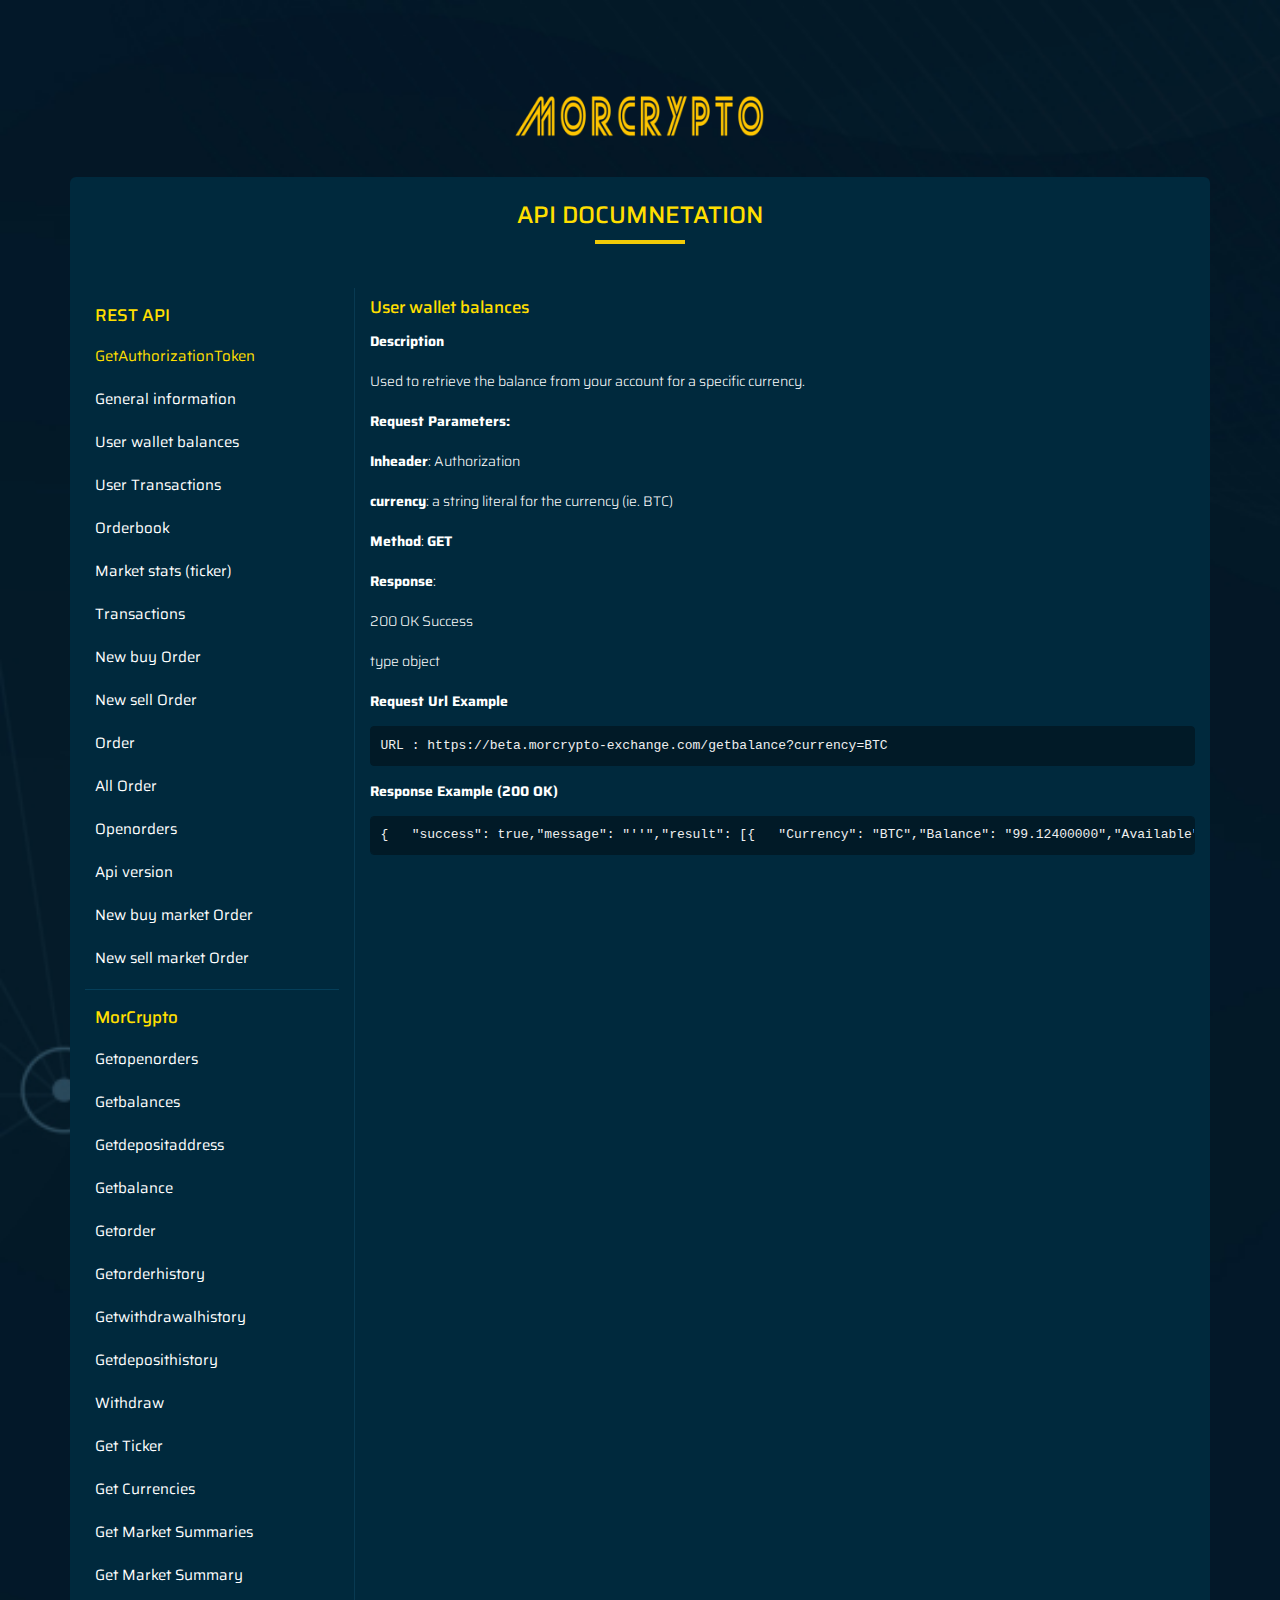
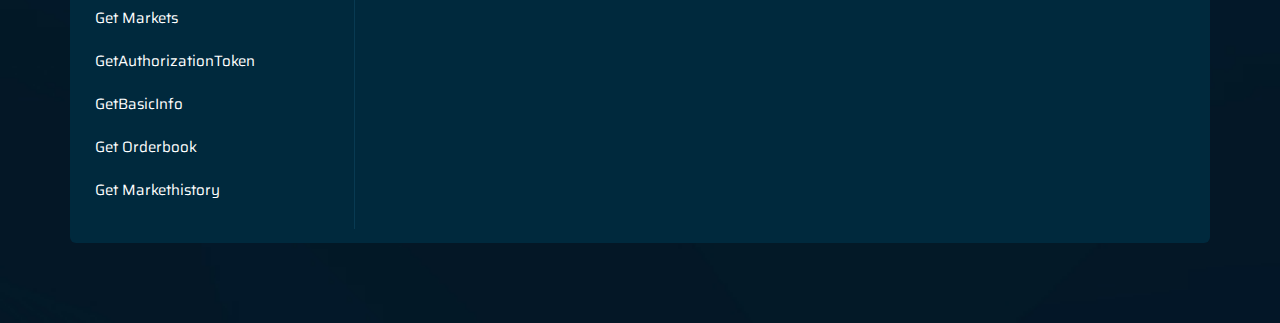
<file: index.html>
<html lang="en">

<head>
	<meta charset="utf-8">
	<meta http-equiv="X-UA-Compatible" content="IE=edge">
	<meta name="viewport" content="width=device-width,initial-scale=1">
	<title>Morcrypto</title>
	<link rel="stylesheet" href="css/bootstrap.css" type="text/css">
	<link href="https://fonts.googleapis.com/css?family=Saira:400,700,900&amp;display=swap" rel="stylesheet">
	<link href="css/style.css" rel="stylesheet">
	<!--[if lt IE 9]><script src="https://oss.maxcdn.com/html5shiv/3.7.3/html5shiv.min.js"></script>
  <script src="https://oss.maxcdn.com/respond/1.4.2/respond.min.js"></script><![endif]-->
</head>
<body>
	<article>
		<section class="grey-bgs login-bg">
			<div class="systembannerbg">
				<div class="container">
					<div class="apibanner">
						<div class="text-center loginbgbannert">
							<div class="logobanner"><img src="images/logo.png"></div>
							<div class="apidocumntbg">
								<h3 class="text-uppercase">API Documnetation</h3>
								<div class="bottom-u-line"></div>
								<div class="apiflexbox">
									<div class="col-md-3 col-sm-4 col-xs-12 apiciontenttext">
										<div class="apilistleftbox">
											<h4 class="borderttitle">REST API</h4>
											<ul class="nav nav-tabs listsetup listtabbg">
												<li class="active"><a data-toggle="tab" href="#tab1" aria-expanded="false">GetAuthorizationToken</a></li>
												<li><a data-toggle="tab" href="#tab2">General information</a></li>
												<li><a data-toggle="tab" href="#tab3" aria-expanded="true">User wallet balances</a></li>
												<li><a data-toggle="tab" href="#tab4">User Transactions</a></li>
												<li><a data-toggle="tab" href="#tab5">Orderbook</a></li>
												<li><a data-toggle="tab" href="#tab6">Market stats (ticker)</a></li>
												<li><a data-toggle="tab" href="#tab7">Transactions</a></li>
												<li><a data-toggle="tab" href="#tab8">New buy Order</a></li>
												<li><a data-toggle="tab" href="#tab9">New sell Order</a></li>
												<li><a data-toggle="tab" href="#tab10">Order</a></li>
												<li><a data-toggle="tab" href="#tab11">All Order</a></li>
												<li><a data-toggle="tab" href="#tab12">Openorders</a></li>
												<li><a data-toggle="tab" href="#tab13">Api version</a></li>
												<li><a data-toggle="tab" href="#tab14">New buy market Order</a></li>
												<li><a data-toggle="tab" href="#tab15">New sell market Order</a></li>
											
											<h4>MorCrypto</h4>
												<li><a data-toggle="tab" href="#tab16">Getopenorders</a></li>
												<li><a data-toggle="tab" href="#tab17">Getbalances</a></li>
												<li><a data-toggle="tab" href="#tab18">Getdepositaddress</a></li>
												<li><a data-toggle="tab" href="#tab19">Getbalance</a></li>
												<li><a data-toggle="tab" href="#tab20">Getorder</a></li>
												<li><a data-toggle="tab" href="#tab21">Getorderhistory</a></li>
												<li><a data-toggle="tab" href="#tab22">Getwithdrawalhistory</a></li>
												<li><a data-toggle="tab" href="#tab23">Getdeposithistory</a></li>
												<li><a data-toggle="tab" href="#tab24">Withdraw</a></li>
												<li><a data-toggle="tab" href="#tab25">Get Ticker</a></li>
												<li><a data-toggle="tab" href="#tab26">Get Currencies</a></li>
												<li><a data-toggle="tab" href="#tab27">Get Market Summaries</a></li>
												<li><a data-toggle="tab" href="#tab28">Get Market Summary</a></li>
												<li><a data-toggle="tab" href="#tab29">Get Markets</a></li>
												<li><a data-toggle="tab" href="#tab30">GetAuthorizationToken</a></li>
												<li><a data-toggle="tab" href="#tab31">GetBasicInfo</a></li>
												<li><a data-toggle="tab" href="#tab32">Get Orderbook</a></li>
												<li><a data-toggle="tab" href="#tab33">Get Markethistory</a></li>
											</ul>
										</div>
									</div>
									<div class="col-md-9 col-sm-8 col-xs-12">
										<div class="tab-content">
											<div id="tab1" class="tab-pane fade">
												<h4>GetAuthorizationToken</h4>
												<p></p>
												<p><strong>Description</strong></p>
												<p>Get the user token.</p>
												<p><strong>Method : Post</strong></p>
												<p><strong>Request Parameters:</strong></p>
												<p>publickey : anyone user api public key</p>
												<p>privatekey : anyone user api private key</p>
												<p></p>
												<p><strong>Response</strong>:</p>
												<p>200 OK Success</p>
												<p>type object</p>
												<p><strong>Request Url Example</strong></p><pre>URL : https://beta.morcrypto-exchange.com/login</pre>
												<p><strong>Response Example (200 OK)</strong></p><pre>{   "success": true,"message": "Login successfully!","result": [{  "access_token": "Bearer eyJ0eXAiOiJKV1QiLCJhbGciOiJSUzI1NiIsImp0aSI6IjgyMTJjODEwZmU2ZDljZTNkZjQ1ZGU0NTE4NTk0NGZiY2MwNzU3ZTQ2MTI1ZTVmMzRhMTUzZDllNjY3Njg3YTgxZTY5NjNhNmEzNWMxZjdkIn0.[base64].[base64]",        "expires_at": "2020-08-07 07:14:19"  }]}</pre>
												<p></p>
											</div>
											<div id="tab2" class="tab-pane fade in">
												<h4>General information</h4>
												<p></p>
												<p><strong>Description</strong></p>
												<p>Get the user basic details.</p>
												<p><strong>Method : GET</strong></p>
												<p><strong>Request Parameters:</strong></p>
												<p>Inheader: Authorization</p>
												<p></p>
												<p><strong>Response</strong>:</p>
												<p>200 OK Success</p>
												<p>type object</p>
												<p><strong>Request Url Example</strong></p><pre>URL : https://beta.morcrypto-exchange.com/get_basic_info</pre>
												<p><strong>Response Example (200 OK)</strong></p><pre>{   "success": true,"message": "''","result": [{ "username": "username","email": "useremail","phonenumber": 123456     }]}</pre>
												<p></p>
											</div>
											<div id="tab3" class="tab-pane fade in active">
												<h4>User wallet balances</h4>
												<p></p>
												<p><strong>Description</strong></p>
												<p>Used to retrieve the balance from your account for a specific currency.</p>
												<p><strong>Request Parameters:</strong></p>
												<p><strong>Inheader</strong>: Authorization</p>
												<p><strong>currency</strong>: a string literal for the currency (ie. BTC)</p>
												<p><strong>Method</strong>: <strong>GET</strong></p>
												<p><strong>Response</strong>:</p>
												<p>200 OK Success</p>
												<p>type object</p>
												<p><strong>Request Url Example</strong></p><pre>URL : https://beta.morcrypto-exchange.com/getbalance?currency=BTC</pre>
												<p><strong>Response Example (200 OK)</strong></p><pre>{   "success": true,"message": "''","result": [{   "Currency": "BTC","Balance": "99.12400000","Available": "99.12400000","CryptoAddress": "123" }]}</pre>
												<p></p>
											</div>
											<div id="tab4" class="tab-pane fade in">
												<h4 _ngcontent-psu-c1="">User Transactions</h4>
												<p _ngcontent-psu-c1=""></p>
												<p><strong>Description</strong></p>
												<p>Used to retrieve your order history.</p>
												<p><strong>Request Parameters:</strong></p>
												<p><strong>Inheader</strong>: Authorization</p>
												<p><strong>market</strong>: a string literal for the market (ie. ETH-BTC). If omitted, will return for all markets</p>
												<p><strong>Method</strong>: <strong>GET</strong></p>
												<p><strong>Response</strong>:</p>
												<p>200 OK Success</p>
												<p>type object</p>
												<p><strong>Request Url Example</strong></p><pre>URL : https://beta.morcrypto-exchange.com/getorderhistory?market=ETH-BTC</pre>
												<p><strong>Response Example (200 OK)</strong></p><pre>{   "success": true,"message": "''","result": [{  "buy": [ { "OrderUuid": "123456","Exchange": "USD-BTC", "TimeStamp": "2019-07-22T20:01:36.000000Z","OrderType": "Limit","PostType": "Buy", "Quantity": 2, "QuantityRemaining": 2, "CommissionPaid": "0.04000000","Price": 1,"Opened": "2019-07-22T20:01:36.000000Z","Closed": false,"ImmediateOrCancel": true ], "sell": [ {"OrderUuid": 123456,"Exchange": "USD-BTC", "TimeStamp": "2019-07-22T20:02:05.000000Z","OrderType": "Limit","Quantity": 1,"QuantityRemaining": 1, "CommissionPaid": "0.03000000","Price": 2,"Opened": "2019-07-22T20:02:05.000000Z","Closed": false,"ImmediateOrCancel": true}],}, }]}</pre></div>
											<div id="tab5" class="tab-pane fade in">
												<h4 _ngcontent-psu-c1="">Orderbook</h4>
												<p _ngcontent-psu-c1=""></p>
												<p><strong>Description</strong></p>
												<p>Used to get retrieve the orderbook for a given market.</p>
												<p><strong>Request Parameters:</strong></p>
												<p><strong>market</strong>: a string literal for the market (ex: ETH-BTC)</p>
												<p><code><strong>Type</strong>: buy</code>, <code>sell</code> or <code>both</code> to identify the type of orderbook to return</p>
												<p><strong>Method</strong>: <strong>GET</strong></p>
												<p><strong>Response</strong>:</p>
												<p>200 OK Success</p>
												<p>type object</p>
												<p><strong>Request Url Example</strong></p><pre>URL : https://beta.morcrypto-exchange.com/getorderbook?market=ETH-BTC&amp;type=both</pre>
												<p><strong>Response Example (200 OK)</strong></p><pre>{   "success": true,"message": "''","result": [{  "buy":[{"quantity":2,"rate":1},{"quantity":2,"rate":2}],"sell":[{"quantity":3,"rate":2}]  }]}</pre></div>
											<div id="tab6" class="tab-pane fade in">
												<h4 _ngcontent-psu-c1="">Market stats (ticker)</h4>
												<p _ngcontent-psu-c1=""></p>
												<p><strong>Description</strong></p>
												<p>Used to get the current tick values for a market.</p>
												<p></p>
												<p><strong>Request Parameters:</strong></p>
												<p><strong>market</strong>: string in query a string literal for the market (ex: ETH-BTC)</p>
												<p><strong>Method</strong>: <strong>GET</strong></p>
												<p><strong>Response</strong>:</p>
												<p>200 OK Success</p>
												<p>type object</p>
												<p></p>
												<p><strong>Request Url Example</strong></p><pre>URL : https://beta.morcrypto-exchange.com/getticker?market=ETH-BTC</pre>
												<p></p>
												<p><strong>Response Example (200 OK)</strong></p><pre>{    "success": true,    "message": "''",    "result": {        "Bid": "0.00000000",        "Ask": "0.00000000",        "Last": "0.00000000"    }}</pre></div>
											<div id="tab7" class="tab-pane fade in">
												<h4 _ngcontent-psu-c1="">Transactions</h4>
												<p _ngcontent-psu-c1=""></p>
												<p><strong>Description</strong></p>
												<p>Used to retrieve a single order by uuid</p>
												<p><strong>Request Parameters:</strong></p>
												<p><strong>Inheader</strong>: Authorization</p>
												<p>the <strong>uuid</strong> of the buy or sell order</p>
												<p><strong>Method</strong>: <strong>GET</strong></p>
												<p><strong>Response</strong>:</p>
												<p>200 OK Success</p>
												<p>type object</p>
												<p><strong>Request Url Example</strong></p><pre>URL : https://beta.morcrypto-exchange.com/getorder?uuid=955fc21dc4f203781eb44821820d0963</pre>
												<p><strong>Response Example (200 OK)</strong></p><pre>{   "success": true,"message": "''","result": [{  "result": { "OrderUuid": "123456","Exchange": "USD-BTC","OrderType": "Limit","PostType": "Buy","Quantity": 2,"QuantityRemaining": 2,"CommissionPaid": "0.04000000","Price": 1,"Opened": "2019-07-22T20:01:36.000000Z","Closed": false,"ImmediateOrCancel": true } }]}</pre></div>
											<div id="tab8" class="tab-pane fade in">
												<h4 _ngcontent-psu-c1="">New buy Order</h4>
												<p _ngcontent-psu-c1=""></p>
												<p><strong>Description</strong></p>
												<p>Used to place a buy order in a specific market. Use buylimit to place limit orders. Make sure you have the proper permissions set on your API keys for this call to work.</p>
												<p><strong>Request Parameters:</strong></p>
												<p><strong>Inheader</strong>: Authorization</p>
												<p><strong>market</strong>: a string literal for the market (ex: ETH-BTC)</p>
												<p><strong>quantity</strong>: decimal the amount to purchase</p>
												<p><strong>rate</strong>: the rate at which to place the order</p>
												<p><strong>Method</strong>: <strong>Post</strong></p>
												<p><strong>Response</strong>:</p>
												<p>200 OK Success</p>
												<p>type object</p>
												<p><strong>Request Url Example</strong></p><pre>URL : https://beta.morcrypto-exchange.com/buylimit?market=ETH-BTC&amp;quantity=1.2&amp;rate=1.3</pre>
												<p><strong>Response Example (200 OK)</strong></p><pre>{   "success": true,"message": "Post Trade Successfully!","result": " " }</pre></div>
											<div id="tab9" class="tab-pane fade in">
												<h4 _ngcontent-psu-c1="">New sell Order</h4>
												<p _ngcontent-psu-c1=""></p>
												<p><strong>Description</strong></p>
												<p>Used to place an sell order in a specific market. Use selllimit to place limit orders. Make sure you have the proper permissions set on your API keys for this call to work.</p>
												<p><strong>Request Parameters:</strong></p>
												<p><strong>Inheader</strong>: Authorization</p>
												<p><strong>market</strong>: a string literal for the market (ex: ETH-BTC)</p>
												<p><strong>quantity</strong>: decimal the amount to purchase</p>
												<p><strong>rate</strong>: the rate at which to place the order</p>
												<p><strong>Method</strong>: <strong>Post</strong></p>
												<p><strong>Response</strong>:</p>
												<p>200 OK Success</p>
												<p>type object</p>
												<p><strong>Request Url Example</strong></p><pre>URL : https://beta.morcrypto-exchange.com/selllimit?market=ETH-BTC&amp;quantity=1.2&amp;rate=1.3</pre>
												<p><strong>Response Example (200 OK)</strong></p><pre>{   "success": true,"message": "Post Trade Successfully!","result": " " }</pre></div>
											<div id="tab10" class="tab-pane fade in">
												<h4 _ngcontent-psu-c1="">Order</h4>
												<p _ngcontent-psu-c1=""></p>
												<p><strong>Description</strong></p>
												<p>Used to retrieve your order history.</p>
												<p><strong>Request Parameters:</strong></p>
												<p><strong>Inheader</strong>: Authorization</p>
												<p><strong>market</strong>: a string literal for the market (ie. ETH-BTC). If omitted, will return for all markets</p>
												<p><strong>Method</strong>: <strong>GET</strong></p>
												<p><strong>Response</strong>:</p>
												<p>200 OK Success</p>
												<p>type object</p>
												<p><strong>Request Url Example</strong></p><pre>URL : https://beta.morcrypto-exchange.com/getorderhistory?market=ETH-BTC</pre>
												<p><strong>Response Example (200 OK)</strong></p><pre>{   "success": true,"message": "''","result": [{  "buy": [ { "OrderUuid": "123456","Exchange": "USD-BTC", "TimeStamp": "2019-07-22T20:01:36.000000Z","OrderType": "Limit","PostType": "Buy", "Quantity": 2, "QuantityRemaining": 2, "CommissionPaid": "0.04000000","Price": 1,"Opened": "2019-07-22T20:01:36.000000Z","Closed": false,"ImmediateOrCancel": true ], "sell": [ {"OrderUuid": 123456,"Exchange": "USD-BTC", "TimeStamp": "2019-07-22T20:02:05.000000Z","OrderType": "Limit","Quantity": 1,"QuantityRemaining": 1, "CommissionPaid": "0.03000000","Price": 2,"Opened": "2019-07-22T20:02:05.000000Z","Closed": false,"ImmediateOrCancel": true}],}, }]}</pre></div>
											<div id="tab11" class="tab-pane fade in">
												<h4 _ngcontent-umh-c1="">All order</h4>
												<p _ngcontent-umh-c1=""></p>
												<p><strong>Description</strong></p>
												<p>Used to retrieve your order history.</p>
												<p><strong>Request Parameters:</strong></p>
												<p><strong>Inheader</strong>: Authorization</p>
												<p><strong>market</strong>: a string literal for the market (ie. ETH-BTC). If omitted, will return for all markets</p>
												<p><strong>Method</strong>: <strong>GET</strong></p>
												<p><strong>Response</strong>:</p>
												<p>200 OK Success</p>
												<p>type object</p>
												<p><strong>Request Url Example</strong></p><pre>URL : https://beta.morcrypto-exchange.com/getorderhistory?market=ETH-BTC</pre>
												<p><strong>Response Example (200 OK)</strong></p><pre>{   "success": true,"message": "''","result": [{  "buy": [ { "OrderUuid": "123456","Exchange": "USD-BTC", "TimeStamp": "2019-07-22T20:01:36.000000Z","OrderType": "Limit","PostType": "Buy", "Quantity": 2, "QuantityRemaining": 2, "CommissionPaid": "0.04000000","Price": 1,"Opened": "2019-07-22T20:01:36.000000Z","Closed": false,"ImmediateOrCancel": true ], "sell": [ {"OrderUuid": 123456,"Exchange": "USD-BTC", "TimeStamp": "2019-07-22T20:02:05.000000Z","OrderType": "Limit","Quantity": 1,"QuantityRemaining": 1, "CommissionPaid": "0.03000000","Price": 2,"Opened": "2019-07-22T20:02:05.000000Z","Closed": false,"ImmediateOrCancel": true}],}, }]}</pre></div>
											<div id="tab12" class="tab-pane fade in">
												<h4>Openorders</h4>
												<p></p>
												<p><strong>Description</strong></p>
												<p>Get all orders that you currently have opened. A specific market can be requested.</p>
												<p><strong>Request Parameters:</strong></p>
												<p><strong>Inheader</strong>: Authorization</p>
												<p><strong>market</strong>: a string literal for the market (ie. ETH-BTC)</p>
												<p><strong>Method</strong>: <strong>GET</strong></p>
												<p><strong>Response</strong>:</p>
												<p>200 OK Success</p>
												<p>type object</p>
												<p><strong>Request Url Example</strong></p><pre>URL : https://beta.morcrypto-exchange.com/getopenorders?market=ETH-BTC</pre>
												<p><strong>Response Example (200 OK)</strong></p><pre>{     "success": true,"message": "","result": [{  "buy": [ {"Orderid": "TW6qu3Fzi72flky40cvE","Exchange": "USD-BTC","OrderType": "Limit","PostType": "Buy","Quantity": 0.03,"QuantityRemaining": 0.03,"CommissionPaid": 0.000009,"Price": 3,"Opened":"2019-08-13T09:56:12.000000Z","Closed": null,"ImmediateOrCancel": null}] }] }</pre></div>
											<div id="tab13" class="tab-pane fade in">
												<h4>Api version</h4>
												<p></p>
												<p><strong>Description</strong></p>
												<p>Get all orders that you currently have opened. A specific market can be requested.</p>
												<p><strong>Request Parameters:</strong></p>
												<p><strong>Inheader</strong>: Authorization</p>
												<p><strong>Method</strong>: <strong>GET</strong></p>
												<p><strong>Response</strong>:</p>
												<p>200 OK Success</p>
												<p>type object</p>
												<p><strong>Request Url Example</strong></p><pre>URL : https://beta.morcrypto-exchange.com/apiversion</pre>
												<p><strong>Response Example (200 OK)</strong></p><pre>{    "success": true,    "result": "1.0",    "message": ""}</pre></div>
											<div id="tab14" class="tab-pane fade in">
												<h4 _ngcontent-uut-c1="">New buy market Order</h4>
												<p _ngcontent-uut-c1=""></p>
												<p><strong>Description</strong></p>
												<p>Used to place a buy order in a specific market. Use buymarket to place market orders. Make sure you have the proper permissions set on your API keys for this call to work.</p>
												<p><strong>Request Parameters:</strong></p>
												<p><strong>Inheader</strong>: Authorization</p>
												<p><strong>market</strong>: a string literal for the market (ex: ETH-BTC)</p>
												<p><strong>buymarketvolume</strong>: decimal the volume to purchase</p>
												<p><strong>Method</strong>: <strong>Post</strong></p>
												<p><strong>Response</strong>:</p>
												<p>200 OK Success</p>
												<p>type object</p>
												<p><strong>Request Url Example</strong></p><pre>URL : https://beta.morcrypto-exchange.com/buymarket?market=ETH-BTC&amp;buymarketvolume=1</pre>
												<p><strong>Response Example (200 OK)</strong></p><pre>{   "success": true,"message": "Post Trade Successfully!","result": " " }</pre></div>
											<div id="tab15" class="tab-pane fade in">
												<h4 _ngcontent-vhq-c1="">New sell market Order</h4>
												<p _ngcontent-vhq-c1=""></p>
												<p><strong>Description</strong></p>
												<p>Used to place a sell order in a specific market. Use sellmarket to place market orders. Make sure you have the proper permissions set on your API keys for this call to work.</p>
												<p><strong>Request Parameters:</strong></p>
												<p><strong>Inheader</strong>: Authorization</p>
												<p><strong>market</strong>: a string literal for the market (ex: ETH-BTC)</p>
												<p><strong>sellmarketvolume</strong>: decimal the volume to purchase</p>
												<p><strong>Method</strong>: <strong>Post</strong></p>
												<p><strong>Response</strong>:</p>
												<p>200 OK Success</p>
												<p>type object</p>
												<p><strong>Request Url Example</strong></p><pre>URL : https://beta.morcrypto-exchange.com/sellmarket?market=ETH-BTC&amp;sellmarketvolume=1</pre>
												<p><strong>Response Example (200 OK)</strong></p><pre>{   "success": true,"message": "Post Trade Successfully!","result": " " }</pre></div>
											<div id="tab16" class="tab-pane fade in">
												<h4>Getopenorders</h4>
												<p></p>
												<p><strong>Description</strong></p>
												<p>Get all orders that you currently have opened. A specific market can be requested.</p>
												<p><strong>Request Parameters:</strong></p>
												<p><strong>Inheader</strong>: Authorization</p>
												<p><strong>market</strong>: a string literal for the market (ie. ETH-BTC)</p>
												<p><strong>Method</strong>: <strong>GET</strong></p>
												<p><strong>Response</strong>:</p>
												<p>200 OK Success</p>
												<p>type object</p>
												<p><strong>Request Url Example</strong></p><pre>URL : http://beta.morcrypto-exchange.com/getopenorders?market=ETH-BTC</pre>
												<p><strong>Response Example (200 OK)</strong></p><pre>{     "success": true,"message": "","result": [{  "buy": [ {"Orderid": "TW6qu3Fzi72flky40cvE","Exchange": "USD-BTC","OrderType": "Limit","PostType": "Buy","Quantity": 0.03,"QuantityRemaining": 0.03,"CommissionPaid": 0.000009,"Price": 3,"Opened":"2019-08-13T09:56:12.000000Z","Closed": null,"ImmediateOrCancel": null}] }] }</pre></div>
											<div id="tab17" class="tab-pane fade in">
												<h4>Getbalances</h4>
												<p></p>
												<p><strong>Description</strong></p>
												<p>Used to retrieve the balance from your account for a specific currency.</p>
												<p><strong>Request Parameters:</strong></p>
												<p><strong>Inheader</strong>: Authorization</p>
												<p><strong>Method</strong>: <strong>GET</strong></p>
												<p><strong>Response</strong>:</p>
												<p>200 OK Success</p>
												<p>type object</p>
												<p><strong>Request Url Example</strong></p><pre>URL : http://beta.morcrypto-exchange.com/getbalances</pre>
												<p><strong>Response Example (200 OK)</strong></p><pre>{   "success": true,"message": "''","result": [{  "Currency": "BTC","Balance": "99.12400000","Available": "99.12400000","CryptoAddress": "123" }]}</pre></div>
											<div id="tab18" class="tab-pane fade in">
												<h4>Getdepositaddress</h4>
												<p></p>
												<p><strong>Description</strong></p>
												<p>Used to retrieve or generate an address for a specific currency. If one does not exist, the call will fail and return ADDRESS_GENERATING until one is available.</p>
												<p><strong>Request Parameters:</strong></p>
												<p><strong>Inheader</strong>: Authorization</p>
												<p><strong>currency</strong>: a string literal for the currency (ie. BTC)</p>
												<p><strong>Method</strong>: <strong>GET</strong></p>
												<p><strong>Response</strong>:</p>
												<p>200 OK Success</p>
												<p>type object</p>
												<p><strong>Request Url Example</strong></p><pre>URL : http://beta.morcrypto-exchange.com/getdepositaddress?currency=BTC</pre>
												<p><strong>Response Example (200 OK)</strong></p><pre>{   "success": true,"message": "''","result": [{  "Currency": "VTC", "Address": "Vy5SKeKGXUHKS2WVpJ76HYuKAu3URastUo" }]}</pre></div>
											<div id="tab19" class="tab-pane fade in">
												<h4>Getbalance</h4>
												<p></p>
												<p><strong>Description</strong></p>
												<p>Used to retrieve the balance from your account for a specific currency.</p>
												<p><strong>Request Parameters:</strong></p>
												<p><strong>Inheader</strong>: Authorization</p>
												<p><strong>currency</strong>: a string literal for the currency (ie. BTC)</p>
												<p><strong>Method</strong>: <strong>GET</strong></p>
												<p><strong>Response</strong>:</p>
												<p>200 OK Success</p>
												<p>type object</p>
												<p><strong>Request Url Example</strong></p><pre>URL : http://beta.morcrypto-exchange.com/getbalance?currency=BTC</pre>
												<p><strong>Response Example (200 OK)</strong></p><pre>{   "success": true,"message": "''","result": [{   "Currency": "BTC","Balance": "99.12400000","Available": "99.12400000","CryptoAddress": "123" }]}</pre></div>
											<div id="tab20" class="tab-pane fade in">
												<h4>Getorder</h4>
												<p></p>
												<p><strong>Description</strong></p>
												<p>Used to retrieve a single order by uuid</p>
												<p><strong>Request Parameters:</strong></p>
												<p><strong>Inheader</strong>: Authorization</p>
												<p>the <strong>uuid</strong> of the buy or sell order</p>
												<p><strong>Method</strong>: <strong>GET</strong></p>
												<p><strong>Response</strong>:</p>
												<p>200 OK Success</p>
												<p>type object</p>
												<p><strong>Request Url Example</strong></p><pre>URL : http://beta.morcrypto-exchange.com/getorder?uuid=955fc21dc4f203781eb44821820d0963</pre>
												<p><strong>Response Example (200 OK)</strong></p><pre>{   "success": true,"message": "''","result": [{  "result": { "OrderUuid": "123456","Exchange": "USD-BTC","OrderType": "Limit","PostType": "Buy","Quantity": 2,"QuantityRemaining": 2,"CommissionPaid": "0.04000000","Price": 1,"Opened": "2019-07-22T20:01:36.000000Z","Closed": false,"ImmediateOrCancel": true } }]}</pre></div>
											<div id="tab21" class="tab-pane fade in">
												<h4>Getorderhistory</h4>
												<p></p>
												<p><strong>Description</strong></p>
												<p>Used to retrieve your order history.</p>
												<p><strong>Request Parameters:</strong></p>
												<p><strong>Inheader</strong>: Authorization</p>
												<p><strong>market</strong>: a string literal for the market (ie. ETH-BTC). If omitted, will return for all markets</p>
												<p><strong>Method</strong>: <strong>GET</strong></p>
												<p><strong>Response</strong>:</p>
												<p>200 OK Success</p>
												<p>type object</p>
												<p><strong>Request Url Example</strong></p><pre>URL : http://beta.morcrypto-exchange.com/getorderhistory?market=ETH-BTC</pre>
												<p><strong>Response Example (200 OK)</strong></p><pre>{   "success": true,"message": "''","result": [{  "buy": [ { "OrderUuid": "123456","Exchange": "USD-BTC", "TimeStamp": "2019-07-22T20:01:36.000000Z","OrderType": "Limit","PostType": "Buy", "Quantity": 2, "QuantityRemaining": 2, "CommissionPaid": "0.04000000","Price": 1,"Opened": "2019-07-22T20:01:36.000000Z","Closed": false,"ImmediateOrCancel": true ], "sell": [ {"OrderUuid": 123456,"Exchange": "USD-BTC", "TimeStamp": "2019-07-22T20:02:05.000000Z","OrderType": "Limit","Quantity": 1,"QuantityRemaining": 1, "CommissionPaid": "0.03000000","Price": 2,"Opened": "2019-07-22T20:02:05.000000Z","Closed": false,"ImmediateOrCancel": true}],}, }]}</pre></div>
											<div id="tab22" class="tab-pane fade in">
												<h4>Getwithdrawalhistory</h4>
												<p></p>
												<p><strong>Description</strong></p>
												<p>Used to retrieve your withdrawal history.</p>
												<p><strong>Request Parameters:</strong></p>
												<p><strong>Inheader</strong>: Authorization</p>
												<p><strong>currency</strong>: a string literal for the currency (ie. BTC). If omitted, will return for all currencies</p>
												<p><strong>Method</strong>: <strong>GET</strong></p>
												<p><strong>Response</strong>:</p>
												<p>200 OK Success</p>
												<p>type object</p>
												<p><strong>Request Url Example</strong></p><pre>URL : http://beta.morcrypto-exchange.com/getwithdrawalhistory?currency=BTC</pre>
												<p><strong>Response Example (200 OK)</strong></p><pre>{   "success": true,"message": "''","result": [{  "TxId": "WitiSJbF2o5ERmTevINS", "Currency": "BTC","Amount": "10.00000000","Address": "1B2Sz6HHbdoucwqA8gbUd6B5igz38kUfdm","TxCost": "0.00000000","Opened": "2019-07-23T13:21:18.000000Z","status": "Approved by admin" }]}</pre></div>
											<div id="tab23" class="tab-pane fade in">
												<h4>Getdeposithistory</h4>
												<p></p>
												<p><strong>Description</strong></p>
												<p>Used to retrieve your deposit history.</p>
												<p><strong>Request Parameters:</strong></p>
												<p><strong>Inheader</strong>: Authorization</p>
												<p><strong>currency</strong>: a string literal for the currency (ie. BTC). If omitted, will return for all currencies</p>
												<p><strong>Method</strong>: <strong>GET</strong></p>
												<p><strong>Response</strong>:</p>
												<p>200 OK Success</p>
												<p>type object</p>
												<p><strong>Request Url Example</strong></p><pre>URL : http://beta.morcrypto-exchange.com/getdeposithistory?currency=BTC</pre>
												<p><strong>Response Example (200 OK)</strong></p><pre>{   "success": true,"message": "''","result": [{  "Id": 32,"TxId": "BTAH8nvlTRLypqiz4INS","Currency": "BTC", "Amount": "10.00000000","TxCost": "0.00000000", "Opened": "2019-07-27T07:50:45.000000Z","LastUpdated": "2019-07-27T07:50:45.000000Z","CryptoAddress": "fhfghhfgh","status": "Approved by admin" }]}</pre></div>
											<div id="tab24" class="tab-pane fade in">
												<h4>Withdraw</h4>
												<p></p>
												<p><strong>Description</strong></p>
												<p>Used to withdraw funds from your account. <em>Note: please account for txfee.</em></p>
												<p><strong>Request Parameters For Coin:</strong></p>
												<p><strong>currency</strong>: string in query a string literal for the currency (ie. BTC)</p>
												<p><strong>amount</strong>: decimal in query the amount of coins to withdraw</p>
												<p><strong>toaddress</strong>: string in query the address where to send the funds</p>
												<p><strong>Request Parameters For Fiat:</strong></p>
												<p><strong>currency</strong>: string in query a string literal for the currency (ie. USD)</p>
												<p><strong>amount</strong>: decimal in query the amount of fiat to withdraw</p>
												<p><strong>bank_name</strong>: string in query the your bankname</p>
												<p><strong>account_no</strong>: string in query the your account no</p>
												<p><strong>Response</strong>:</p>
												<p>200 OK Success</p>
												<p>type object</p>
												<p><strong>Request Url Example</strong></p><pre>URL : http://beta.morcrypto-exchange.com/withdraw</pre>
												<p><strong>Response Example (200 OK)</strong></p><pre>{    "success": true,    "message": "Withdrawal Successfully!",    "result": "" }</pre></div>
											<div id="tab25" class="tab-pane fade in">
												<h4>Get Ticker</h4>
												<p></p>
												<p><strong>Description</strong></p>
												<p>Used to get the current tick values for a market.</p>
												<p></p>
												<p><strong>Request Parameters:</strong></p>
												<p><strong>market</strong>: string in query a string literal for the market (ex: ETH-BTC)</p>
												<p><strong>Method</strong>: <strong>GET</strong></p>
												<p><strong>Response</strong>:</p>
												<p>200 OK Success</p>
												<p>type object</p>
												<p></p>
												<p><strong>Request Url Example</strong></p><pre>URL : http://beta.morcrypto-exchange.com/getticker?market=ETH-BTC</pre>
												<p></p>
												<p><strong>Response Example (200 OK)</strong></p><pre>{    "success": true,    "message": "''",    "result": {        "Bid": "0.00000000",        "Ask": "0.00000000",        "Last": "0.00000000"    }}</pre>
												<p></p>
											</div>
											<div id="tab26" class="tab-pane fade in">
												<h4>Get Currencies</h4>
												<p></p>
												<p><strong>Description</strong></p>
												<p>Used to get all supported currencies at morcrypto along with other meta data.</p>
												<p><strong>Request Parameters:</strong></p>
												<p>Inheader: Authorization</p>
												<p><strong>Method</strong>: <strong>GET</strong></p>
												<p><strong>Response:</strong></p>
												<p>200 OK Success</p>
												<p>type object</p>
												<p><strong>Request Url Example</strong></p>
												<p></p><pre>URL : http://beta.morcrypto-exchange.com/getcurrencies</pre>
												<p><strong>Response Example (200 OK)</strong></p><pre>{   "success": true,"message": "''","result": [{ "Currency": "BTC","CurrencyLong": "bitcoin","CoinType": "BITCOIN","MinConfirmation": "2.00000000","TxFee": "0.00020000","IsActive": true,"IsRestricted": false,"BaseAddress": null     }]}</pre></div>
											<div id="tab27" class="tab-pane fade in">
												<h4>Get Market Summaries</h4>
												<p></p>
												<p><strong>Description</strong></p>
												<p>Used to get the last 24 hour summary of all active markets.</p>
												<p><strong>Method</strong>: <strong>GET</strong></p>
												<p><strong>Response</strong>:</p>
												<p>200 OK Success</p>
												<p>type object</p>
												<p><strong>Request Url Example</strong></p><pre>URL : http://beta.morcrypto-exchange.com/getmarketsummaries</pre>
												<p><strong>Response Example (200 OK)</strong></p><pre>{  "success":  true,"message": "","result": [{ "Last": 11119.626,"Low": 11099,"High": 11444,"Volume": 369.19206585000001,"Bid": 11119.661,"Ask": 11120,"Exchange": "-0.02","MarketName": "USD-BTC" }]</pre></div>
											<div id="tab28" class="tab-pane fade in">
												<h4>Get Market Summary</h4>
												<p></p>
												<p><strong>Description</strong></p>
												<p>Used to get the last 24 hour summary of a specific market.</p>
												<p>
													<br><strong>Request Parameters:</strong></p>
												<p>market: string in query a string literal for the market (ex: ETH-BTC)</p>
												<p><strong>Method</strong>: <strong>GET</strong></p>
												<p><strong>Response:</strong></p>
												<p>200 OK Success</p>
												<p>type object</p>
												<p><strong>Request Url Example</strong></p><pre>URL : http://beta.morcrypto-exchange.com/getmarketsummary?market=ETH-BTC</pre>
												<p>
													<br><strong>Response Example (200 OK)</strong></p><pre>{    "success": true,    "message": "''",    "result": {  "Last": 0,"Low": 0,"High": 0,"Volume": 0,"Exchange": 0,"MarketName": "ETH-BTC" }}</pre></div>
											<div id="tab29" class="tab-pane fade in">
												<h4>Get Markets</h4>
												<p></p>
												<p><strong>Description</strong></p>
												<p>Used to get the open and available trading markets at morcrypto along with other meta data</p>
												<p><strong>Method</strong>: <strong>GET</strong></p>
												<p><strong>Response</strong>:</p>
												<p>200 OK Success</p>
												<p>type object</p>
												<p><strong>Request Url Example</strong></p><pre>URL : http://beta.morcrypto-exchange.com/getmarkets</pre>
												<p><strong>Response Example (200 OK)</strong></p><pre>{    "success": true,    "message": "''",    "result": {   "MarketCurrency": "USD","BaseCurrency": "BTC","MarketCurrencyLong": "United State Dollar","BaseCurrencyLong": "bitcoin","MarketName": "ETH-BTC","IsActive": true, "Created": "2019-07-19T12:14:14.000000Z","Notice": "ETH-BTC  }}</pre></div>
											<div id="tab30" class="tab-pane fade in">
												<h4>GetAuthorizationToken</h4>
												<p></p>
												<p><strong>Description</strong></p>
												<p>Get the user token.</p>
												<p><strong>Method : Post</strong></p>
												<p><strong>Request Parameters:</strong></p>
												<p>publickey: anyone user api public key</p>
												<p>privatekey: anyone user api private key</p>
												<p></p>
												<p><strong>Response</strong>:</p>
												<p>200 OK Success</p>
												<p>type object</p>
												<p><strong>Request Url Example</strong></p><pre>URL : http://beta.morcrypto-exchange.com/login</pre>
												<p><strong>Response Example (200 OK)</strong></p><pre>{   "success": true,"message": "Login successfully!","result": [{  "access_token": "Bearer eyJ0eXAiOiJKV1QiLCJhbGciOiJSUzI1NiIsImp0aSI6IjgyMTJjODEwZmU2ZDljZTNkZjQ1ZGU0NTE4NTk0NGZiY2MwNzU3ZTQ2MTI1ZTVmMzRhMTUzZDllNjY3Njg3YTgxZTY5NjNhNmEzNWMxZjdkIn0.[base64].[base64]",        "expires_at": "2020-08-07 07:14:19"  }]}</pre></div>
											<div id="tab31" class="tab-pane fade in">
												<h4>GetBasicInfo</h4>
												<p></p>
												<p><strong>Description</strong></p>
												<p>Get the user basic details.</p>
												<p><strong>Method : Post</strong></p>
												<p><strong>Request Parameters:</strong></p>
												<p>Inheader: Authorization</p>
												<p></p>
												<p><strong>Response</strong>:</p>
												<p>200 OK Success</p>
												<p>type object</p>
												<p><strong>Request Url Example</strong></p><pre>URL : http://beta.morcrypto-exchange.com/get_basic_info</pre>
												<p><strong>Response Example (200 OK)</strong></p><pre>{   "success": true,"message": "''","result": [{ "username": "username","email": "useremail","phonenumber": 123456     }]}</pre></div>
											<div id="tab32" class="tab-pane fade in">
												<h4>Get Orderbook</h4>
												<p></p>
												<p><strong>Description</strong></p>
												<p>Used to get retrieve the orderbook for a given market.</p>
												<p><strong>Request Parameters:</strong></p>
												<p><strong>market</strong>: a string literal for the market (ex: ETH-BTC)</p>
												<p><code><strong>Type</strong>: buy</code>, <code>sell</code> or <code>both</code> to identify the type of orderbook to return</p>
												<p><strong>Method</strong>: <strong>GET</strong></p>
												<p><strong>Response</strong>:</p>
												<p>200 OK Success</p>
												<p>type object</p>
												<p><strong>Request Url Example</strong></p><pre>URL : http://beta.morcrypto-exchange.com/getorderbook?market=ETH-BTC&amp;type=both</pre>
												<p><strong>Response Example (200 OK)</strong></p><pre>{   "success": true,"message": "''","result": [{  "buy":[{"quantity":2,"rate":1},{"quantity":2,"rate":2}],"sell":[{"quantity":3,"rate":2}]  }]}</pre></div>
											<div id="tab33" class="tab-pane fade in">
												<h4>Get Markethistory</h4>
												<p></p>
												<p><strong>Description</strong></p>
												<p>Used to retrieve the latest trades that have occurred for a specific market.</p>
												<p><strong>Request Parameters:</strong></p>
												<p><strong>market</strong>: a string literal for the market (ex: ETH-BTC)</p>
												<p><strong>Method</strong>: <strong>GET</strong></p>
												<p><strong>Response</strong>:</p>
												<p>200 OK Success</p>
												<p>type object</p>
												<p><strong>Request Url Example</strong></p><pre>URL : http://beta.morcrypto-exchange.com/getmarkethistory?market=ETH-BTC</pre>
												<p><strong>Response Example (200 OK)</strong></p><pre>{   "success": true,"message": "''","result": [{  "Id": 319435, "TimeStamp": "2014-07-09T03:21:20.08", "Quantity": 0.30802438, "Price": 0.012634, "Total": 0.00389158, "FillType": "FILL", "OrderType": "BUY" }]}</pre></div>
										</div>
									</div>
								</div>
							</div>
						</div>
					</div>
				</div>
			</div>
		</section>
	</article>
	<script src="js/jquery.min.js"></script>
	<script src="js/bootstrap.min.js"></script>
</body>
</html>
</file>
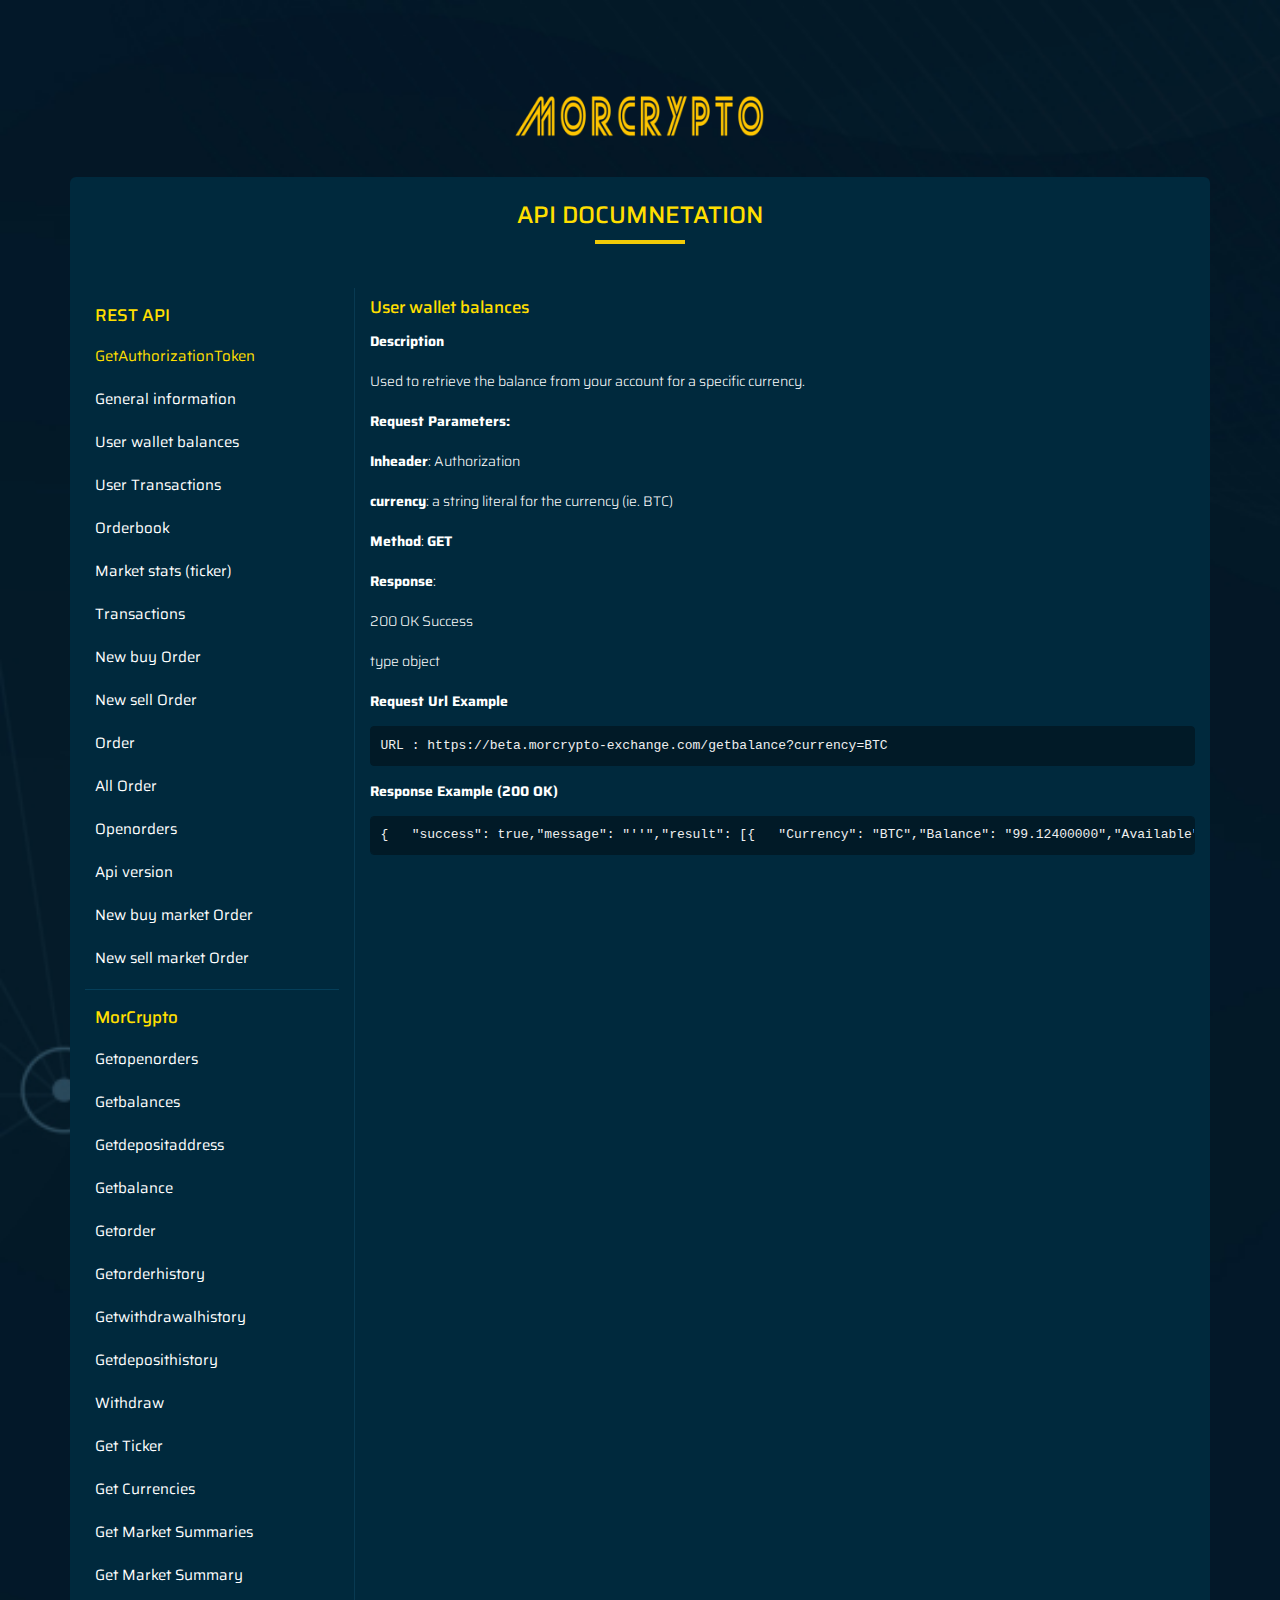
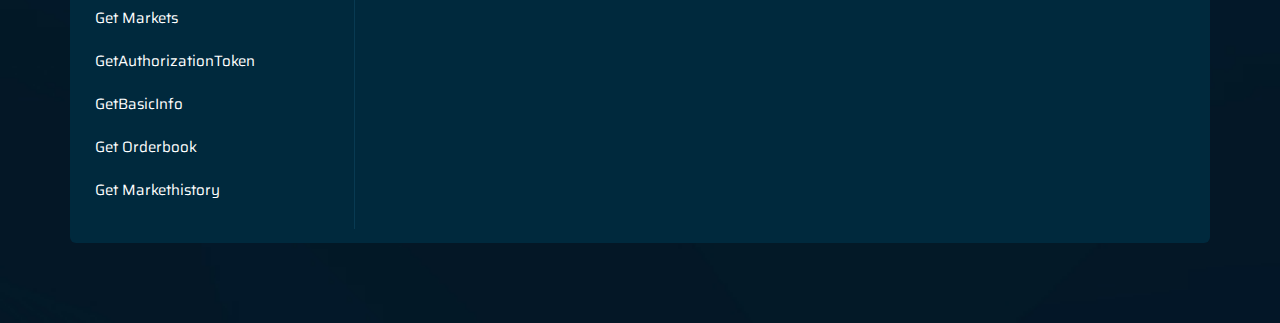
<file: api.html>
<html lang="en">

<head>
	<meta charset="utf-8">
	<meta http-equiv="X-UA-Compatible" content="IE=edge">
	<meta name="viewport" content="width=device-width,initial-scale=1">
	<title>Morcrypto</title>
	<link rel="stylesheet" href="css/bootstrap.css" type="text/css">
	<link href="https://fonts.googleapis.com/css?family=Saira:400,700,900&amp;display=swap" rel="stylesheet">
	<link href="css/style.css" rel="stylesheet">
	<!--[if lt IE 9]><script src="https://oss.maxcdn.com/html5shiv/3.7.3/html5shiv.min.js"></script>
  <script src="https://oss.maxcdn.com/respond/1.4.2/respond.min.js"></script><![endif]-->
</head>
<body>
	<article>
		<section class="grey-bgs login-bg">
			<div class="systembannerbg">
				<div class="container">
					<div class="apibanner">
						<div class="text-center loginbgbannert">
							<div class="logobanner"><img src="images/logo.png"></div>
							<div class="apidocumntbg">
								<h3 class="text-uppercase">API Documnetation</h3>
								<div class="bottom-u-line"></div>
								<div class="apiflexbox">
									<div class="col-md-3 col-sm-4 col-xs-12 apiciontenttext">
										<div class="apilistleftbox">
											<h4 class="borderttitle">REST API</h4>
											<ul class="nav nav-tabs listsetup listtabbg">
												<li class="active"><a data-toggle="tab" href="#tab1" aria-expanded="false">GetAuthorizationToken</a></li>
												<li><a data-toggle="tab" href="#tab2">General information</a></li>
												<li><a data-toggle="tab" href="#tab3" aria-expanded="true">User wallet balances</a></li>
												<li><a data-toggle="tab" href="#tab4">User Transactions</a></li>
												<li><a data-toggle="tab" href="#tab5">Orderbook</a></li>
												<li><a data-toggle="tab" href="#tab6">Market stats (ticker)</a></li>
												<li><a data-toggle="tab" href="#tab7">Transactions</a></li>
												<li><a data-toggle="tab" href="#tab8">New buy Order</a></li>
												<li><a data-toggle="tab" href="#tab9">New sell Order</a></li>
												<li><a data-toggle="tab" href="#tab10">Order</a></li>
												<li><a data-toggle="tab" href="#tab11">All Order</a></li>
												<li><a data-toggle="tab" href="#tab12">Openorders</a></li>
												<li><a data-toggle="tab" href="#tab13">Api version</a></li>
												<li><a data-toggle="tab" href="#tab14">New buy market Order</a></li>
												<li><a data-toggle="tab" href="#tab15">New sell market Order</a></li>
											
											<h4>MorCrypto</h4>
												<li><a data-toggle="tab" href="#tab16">Getopenorders</a></li>
												<li><a data-toggle="tab" href="#tab17">Getbalances</a></li>
												<li><a data-toggle="tab" href="#tab18">Getdepositaddress</a></li>
												<li><a data-toggle="tab" href="#tab19">Getbalance</a></li>
												<li><a data-toggle="tab" href="#tab20">Getorder</a></li>
												<li><a data-toggle="tab" href="#tab21">Getorderhistory</a></li>
												<li><a data-toggle="tab" href="#tab22">Getwithdrawalhistory</a></li>
												<li><a data-toggle="tab" href="#tab23">Getdeposithistory</a></li>
												<li><a data-toggle="tab" href="#tab24">Withdraw</a></li>
												<li><a data-toggle="tab" href="#tab25">Get Ticker</a></li>
												<li><a data-toggle="tab" href="#tab26">Get Currencies</a></li>
												<li><a data-toggle="tab" href="#tab27">Get Market Summaries</a></li>
												<li><a data-toggle="tab" href="#tab28">Get Market Summary</a></li>
												<li><a data-toggle="tab" href="#tab29">Get Markets</a></li>
												<li><a data-toggle="tab" href="#tab30">GetAuthorizationToken</a></li>
												<li><a data-toggle="tab" href="#tab31">GetBasicInfo</a></li>
												<li><a data-toggle="tab" href="#tab32">Get Orderbook</a></li>
												<li><a data-toggle="tab" href="#tab33">Get Markethistory</a></li>
											</ul>
										</div>
									</div>
									<div class="col-md-9 col-sm-8 col-xs-12">
										<div class="tab-content">
											<div id="tab1" class="tab-pane fade">
												<h4>GetAuthorizationToken</h4>
												<p></p>
												<p><strong>Description</strong></p>
												<p>Get the user token.</p>
												<p><strong>Method : Post</strong></p>
												<p><strong>Request Parameters:</strong></p>
												<p>publickey : anyone user api public key</p>
												<p>privatekey : anyone user api private key</p>
												<p></p>
												<p><strong>Response</strong>:</p>
												<p>200 OK Success</p>
												<p>type object</p>
												<p><strong>Request Url Example</strong></p><pre>URL : https://beta.morcrypto-exchange.com/login</pre>
												<p><strong>Response Example (200 OK)</strong></p><pre>{   "success": true,"message": "Login successfully!","result": [{  "access_token": "Bearer eyJ0eXAiOiJKV1QiLCJhbGciOiJSUzI1NiIsImp0aSI6IjgyMTJjODEwZmU2ZDljZTNkZjQ1ZGU0NTE4NTk0NGZiY2MwNzU3ZTQ2MTI1ZTVmMzRhMTUzZDllNjY3Njg3YTgxZTY5NjNhNmEzNWMxZjdkIn0.[base64].[base64]",        "expires_at": "2020-08-07 07:14:19"  }]}</pre>
												<p></p>
											</div>
											<div id="tab2" class="tab-pane fade in">
												<h4>General information</h4>
												<p></p>
												<p><strong>Description</strong></p>
												<p>Get the user basic details.</p>
												<p><strong>Method : GET</strong></p>
												<p><strong>Request Parameters:</strong></p>
												<p>Inheader: Authorization</p>
												<p></p>
												<p><strong>Response</strong>:</p>
												<p>200 OK Success</p>
												<p>type object</p>
												<p><strong>Request Url Example</strong></p><pre>URL : https://beta.morcrypto-exchange.com/get_basic_info</pre>
												<p><strong>Response Example (200 OK)</strong></p><pre>{   "success": true,"message": "''","result": [{ "username": "username","email": "useremail","phonenumber": 123456     }]}</pre>
												<p></p>
											</div>
											<div id="tab3" class="tab-pane fade in active">
												<h4>User wallet balances</h4>
												<p></p>
												<p><strong>Description</strong></p>
												<p>Used to retrieve the balance from your account for a specific currency.</p>
												<p><strong>Request Parameters:</strong></p>
												<p><strong>Inheader</strong>: Authorization</p>
												<p><strong>currency</strong>: a string literal for the currency (ie. BTC)</p>
												<p><strong>Method</strong>: <strong>GET</strong></p>
												<p><strong>Response</strong>:</p>
												<p>200 OK Success</p>
												<p>type object</p>
												<p><strong>Request Url Example</strong></p><pre>URL : https://beta.morcrypto-exchange.com/getbalance?currency=BTC</pre>
												<p><strong>Response Example (200 OK)</strong></p><pre>{   "success": true,"message": "''","result": [{   "Currency": "BTC","Balance": "99.12400000","Available": "99.12400000","CryptoAddress": "123" }]}</pre>
												<p></p>
											</div>
											<div id="tab4" class="tab-pane fade in">
												<h4 _ngcontent-psu-c1="">User Transactions</h4>
												<p _ngcontent-psu-c1=""></p>
												<p><strong>Description</strong></p>
												<p>Used to retrieve your order history.</p>
												<p><strong>Request Parameters:</strong></p>
												<p><strong>Inheader</strong>: Authorization</p>
												<p><strong>market</strong>: a string literal for the market (ie. ETH-BTC). If omitted, will return for all markets</p>
												<p><strong>Method</strong>: <strong>GET</strong></p>
												<p><strong>Response</strong>:</p>
												<p>200 OK Success</p>
												<p>type object</p>
												<p><strong>Request Url Example</strong></p><pre>URL : https://beta.morcrypto-exchange.com/getorderhistory?market=ETH-BTC</pre>
												<p><strong>Response Example (200 OK)</strong></p><pre>{   "success": true,"message": "''","result": [{  "buy": [ { "OrderUuid": "123456","Exchange": "USD-BTC", "TimeStamp": "2019-07-22T20:01:36.000000Z","OrderType": "Limit","PostType": "Buy", "Quantity": 2, "QuantityRemaining": 2, "CommissionPaid": "0.04000000","Price": 1,"Opened": "2019-07-22T20:01:36.000000Z","Closed": false,"ImmediateOrCancel": true ], "sell": [ {"OrderUuid": 123456,"Exchange": "USD-BTC", "TimeStamp": "2019-07-22T20:02:05.000000Z","OrderType": "Limit","Quantity": 1,"QuantityRemaining": 1, "CommissionPaid": "0.03000000","Price": 2,"Opened": "2019-07-22T20:02:05.000000Z","Closed": false,"ImmediateOrCancel": true}],}, }]}</pre></div>
											<div id="tab5" class="tab-pane fade in">
												<h4 _ngcontent-psu-c1="">Orderbook</h4>
												<p _ngcontent-psu-c1=""></p>
												<p><strong>Description</strong></p>
												<p>Used to get retrieve the orderbook for a given market.</p>
												<p><strong>Request Parameters:</strong></p>
												<p><strong>market</strong>: a string literal for the market (ex: ETH-BTC)</p>
												<p><code><strong>Type</strong>: buy</code>, <code>sell</code> or <code>both</code> to identify the type of orderbook to return</p>
												<p><strong>Method</strong>: <strong>GET</strong></p>
												<p><strong>Response</strong>:</p>
												<p>200 OK Success</p>
												<p>type object</p>
												<p><strong>Request Url Example</strong></p><pre>URL : https://beta.morcrypto-exchange.com/getorderbook?market=ETH-BTC&amp;type=both</pre>
												<p><strong>Response Example (200 OK)</strong></p><pre>{   "success": true,"message": "''","result": [{  "buy":[{"quantity":2,"rate":1},{"quantity":2,"rate":2}],"sell":[{"quantity":3,"rate":2}]  }]}</pre></div>
											<div id="tab6" class="tab-pane fade in">
												<h4 _ngcontent-psu-c1="">Market stats (ticker)</h4>
												<p _ngcontent-psu-c1=""></p>
												<p><strong>Description</strong></p>
												<p>Used to get the current tick values for a market.</p>
												<p></p>
												<p><strong>Request Parameters:</strong></p>
												<p><strong>market</strong>: string in query a string literal for the market (ex: ETH-BTC)</p>
												<p><strong>Method</strong>: <strong>GET</strong></p>
												<p><strong>Response</strong>:</p>
												<p>200 OK Success</p>
												<p>type object</p>
												<p></p>
												<p><strong>Request Url Example</strong></p><pre>URL : https://beta.morcrypto-exchange.com/getticker?market=ETH-BTC</pre>
												<p></p>
												<p><strong>Response Example (200 OK)</strong></p><pre>{    "success": true,    "message": "''",    "result": {        "Bid": "0.00000000",        "Ask": "0.00000000",        "Last": "0.00000000"    }}</pre></div>
											<div id="tab7" class="tab-pane fade in">
												<h4 _ngcontent-psu-c1="">Transactions</h4>
												<p _ngcontent-psu-c1=""></p>
												<p><strong>Description</strong></p>
												<p>Used to retrieve a single order by uuid</p>
												<p><strong>Request Parameters:</strong></p>
												<p><strong>Inheader</strong>: Authorization</p>
												<p>the <strong>uuid</strong> of the buy or sell order</p>
												<p><strong>Method</strong>: <strong>GET</strong></p>
												<p><strong>Response</strong>:</p>
												<p>200 OK Success</p>
												<p>type object</p>
												<p><strong>Request Url Example</strong></p><pre>URL : https://beta.morcrypto-exchange.com/getorder?uuid=955fc21dc4f203781eb44821820d0963</pre>
												<p><strong>Response Example (200 OK)</strong></p><pre>{   "success": true,"message": "''","result": [{  "result": { "OrderUuid": "123456","Exchange": "USD-BTC","OrderType": "Limit","PostType": "Buy","Quantity": 2,"QuantityRemaining": 2,"CommissionPaid": "0.04000000","Price": 1,"Opened": "2019-07-22T20:01:36.000000Z","Closed": false,"ImmediateOrCancel": true } }]}</pre></div>
											<div id="tab8" class="tab-pane fade in">
												<h4 _ngcontent-psu-c1="">New buy Order</h4>
												<p _ngcontent-psu-c1=""></p>
												<p><strong>Description</strong></p>
												<p>Used to place a buy order in a specific market. Use buylimit to place limit orders. Make sure you have the proper permissions set on your API keys for this call to work.</p>
												<p><strong>Request Parameters:</strong></p>
												<p><strong>Inheader</strong>: Authorization</p>
												<p><strong>market</strong>: a string literal for the market (ex: ETH-BTC)</p>
												<p><strong>quantity</strong>: decimal the amount to purchase</p>
												<p><strong>rate</strong>: the rate at which to place the order</p>
												<p><strong>Method</strong>: <strong>Post</strong></p>
												<p><strong>Response</strong>:</p>
												<p>200 OK Success</p>
												<p>type object</p>
												<p><strong>Request Url Example</strong></p><pre>URL : https://beta.morcrypto-exchange.com/buylimit?market=ETH-BTC&amp;quantity=1.2&amp;rate=1.3</pre>
												<p><strong>Response Example (200 OK)</strong></p><pre>{   "success": true,"message": "Post Trade Successfully!","result": " " }</pre></div>
											<div id="tab9" class="tab-pane fade in">
												<h4 _ngcontent-psu-c1="">New sell Order</h4>
												<p _ngcontent-psu-c1=""></p>
												<p><strong>Description</strong></p>
												<p>Used to place an sell order in a specific market. Use selllimit to place limit orders. Make sure you have the proper permissions set on your API keys for this call to work.</p>
												<p><strong>Request Parameters:</strong></p>
												<p><strong>Inheader</strong>: Authorization</p>
												<p><strong>market</strong>: a string literal for the market (ex: ETH-BTC)</p>
												<p><strong>quantity</strong>: decimal the amount to purchase</p>
												<p><strong>rate</strong>: the rate at which to place the order</p>
												<p><strong>Method</strong>: <strong>Post</strong></p>
												<p><strong>Response</strong>:</p>
												<p>200 OK Success</p>
												<p>type object</p>
												<p><strong>Request Url Example</strong></p><pre>URL : https://beta.morcrypto-exchange.com/selllimit?market=ETH-BTC&amp;quantity=1.2&amp;rate=1.3</pre>
												<p><strong>Response Example (200 OK)</strong></p><pre>{   "success": true,"message": "Post Trade Successfully!","result": " " }</pre></div>
											<div id="tab10" class="tab-pane fade in">
												<h4 _ngcontent-psu-c1="">Order</h4>
												<p _ngcontent-psu-c1=""></p>
												<p><strong>Description</strong></p>
												<p>Used to retrieve your order history.</p>
												<p><strong>Request Parameters:</strong></p>
												<p><strong>Inheader</strong>: Authorization</p>
												<p><strong>market</strong>: a string literal for the market (ie. ETH-BTC). If omitted, will return for all markets</p>
												<p><strong>Method</strong>: <strong>GET</strong></p>
												<p><strong>Response</strong>:</p>
												<p>200 OK Success</p>
												<p>type object</p>
												<p><strong>Request Url Example</strong></p><pre>URL : https://beta.morcrypto-exchange.com/getorderhistory?market=ETH-BTC</pre>
												<p><strong>Response Example (200 OK)</strong></p><pre>{   "success": true,"message": "''","result": [{  "buy": [ { "OrderUuid": "123456","Exchange": "USD-BTC", "TimeStamp": "2019-07-22T20:01:36.000000Z","OrderType": "Limit","PostType": "Buy", "Quantity": 2, "QuantityRemaining": 2, "CommissionPaid": "0.04000000","Price": 1,"Opened": "2019-07-22T20:01:36.000000Z","Closed": false,"ImmediateOrCancel": true ], "sell": [ {"OrderUuid": 123456,"Exchange": "USD-BTC", "TimeStamp": "2019-07-22T20:02:05.000000Z","OrderType": "Limit","Quantity": 1,"QuantityRemaining": 1, "CommissionPaid": "0.03000000","Price": 2,"Opened": "2019-07-22T20:02:05.000000Z","Closed": false,"ImmediateOrCancel": true}],}, }]}</pre></div>
											<div id="tab11" class="tab-pane fade in">
												<h4 _ngcontent-umh-c1="">All order</h4>
												<p _ngcontent-umh-c1=""></p>
												<p><strong>Description</strong></p>
												<p>Used to retrieve your order history.</p>
												<p><strong>Request Parameters:</strong></p>
												<p><strong>Inheader</strong>: Authorization</p>
												<p><strong>market</strong>: a string literal for the market (ie. ETH-BTC). If omitted, will return for all markets</p>
												<p><strong>Method</strong>: <strong>GET</strong></p>
												<p><strong>Response</strong>:</p>
												<p>200 OK Success</p>
												<p>type object</p>
												<p><strong>Request Url Example</strong></p><pre>URL : https://beta.morcrypto-exchange.com/getorderhistory?market=ETH-BTC</pre>
												<p><strong>Response Example (200 OK)</strong></p><pre>{   "success": true,"message": "''","result": [{  "buy": [ { "OrderUuid": "123456","Exchange": "USD-BTC", "TimeStamp": "2019-07-22T20:01:36.000000Z","OrderType": "Limit","PostType": "Buy", "Quantity": 2, "QuantityRemaining": 2, "CommissionPaid": "0.04000000","Price": 1,"Opened": "2019-07-22T20:01:36.000000Z","Closed": false,"ImmediateOrCancel": true ], "sell": [ {"OrderUuid": 123456,"Exchange": "USD-BTC", "TimeStamp": "2019-07-22T20:02:05.000000Z","OrderType": "Limit","Quantity": 1,"QuantityRemaining": 1, "CommissionPaid": "0.03000000","Price": 2,"Opened": "2019-07-22T20:02:05.000000Z","Closed": false,"ImmediateOrCancel": true}],}, }]}</pre></div>
											<div id="tab12" class="tab-pane fade in">
												<h4>Openorders</h4>
												<p></p>
												<p><strong>Description</strong></p>
												<p>Get all orders that you currently have opened. A specific market can be requested.</p>
												<p><strong>Request Parameters:</strong></p>
												<p><strong>Inheader</strong>: Authorization</p>
												<p><strong>market</strong>: a string literal for the market (ie. ETH-BTC)</p>
												<p><strong>Method</strong>: <strong>GET</strong></p>
												<p><strong>Response</strong>:</p>
												<p>200 OK Success</p>
												<p>type object</p>
												<p><strong>Request Url Example</strong></p><pre>URL : https://beta.morcrypto-exchange.com/getopenorders?market=ETH-BTC</pre>
												<p><strong>Response Example (200 OK)</strong></p><pre>{     "success": true,"message": "","result": [{  "buy": [ {"Orderid": "TW6qu3Fzi72flky40cvE","Exchange": "USD-BTC","OrderType": "Limit","PostType": "Buy","Quantity": 0.03,"QuantityRemaining": 0.03,"CommissionPaid": 0.000009,"Price": 3,"Opened":"2019-08-13T09:56:12.000000Z","Closed": null,"ImmediateOrCancel": null}] }] }</pre></div>
											<div id="tab13" class="tab-pane fade in">
												<h4>Api version</h4>
												<p></p>
												<p><strong>Description</strong></p>
												<p>Get all orders that you currently have opened. A specific market can be requested.</p>
												<p><strong>Request Parameters:</strong></p>
												<p><strong>Inheader</strong>: Authorization</p>
												<p><strong>Method</strong>: <strong>GET</strong></p>
												<p><strong>Response</strong>:</p>
												<p>200 OK Success</p>
												<p>type object</p>
												<p><strong>Request Url Example</strong></p><pre>URL : https://beta.morcrypto-exchange.com/apiversion</pre>
												<p><strong>Response Example (200 OK)</strong></p><pre>{    "success": true,    "result": "1.0",    "message": ""}</pre></div>
											<div id="tab14" class="tab-pane fade in">
												<h4 _ngcontent-uut-c1="">New buy market Order</h4>
												<p _ngcontent-uut-c1=""></p>
												<p><strong>Description</strong></p>
												<p>Used to place a buy order in a specific market. Use buymarket to place market orders. Make sure you have the proper permissions set on your API keys for this call to work.</p>
												<p><strong>Request Parameters:</strong></p>
												<p><strong>Inheader</strong>: Authorization</p>
												<p><strong>market</strong>: a string literal for the market (ex: ETH-BTC)</p>
												<p><strong>buymarketvolume</strong>: decimal the volume to purchase</p>
												<p><strong>Method</strong>: <strong>Post</strong></p>
												<p><strong>Response</strong>:</p>
												<p>200 OK Success</p>
												<p>type object</p>
												<p><strong>Request Url Example</strong></p><pre>URL : https://beta.morcrypto-exchange.com/buymarket?market=ETH-BTC&amp;buymarketvolume=1</pre>
												<p><strong>Response Example (200 OK)</strong></p><pre>{   "success": true,"message": "Post Trade Successfully!","result": " " }</pre></div>
											<div id="tab15" class="tab-pane fade in">
												<h4 _ngcontent-vhq-c1="">New sell market Order</h4>
												<p _ngcontent-vhq-c1=""></p>
												<p><strong>Description</strong></p>
												<p>Used to place a sell order in a specific market. Use sellmarket to place market orders. Make sure you have the proper permissions set on your API keys for this call to work.</p>
												<p><strong>Request Parameters:</strong></p>
												<p><strong>Inheader</strong>: Authorization</p>
												<p><strong>market</strong>: a string literal for the market (ex: ETH-BTC)</p>
												<p><strong>sellmarketvolume</strong>: decimal the volume to purchase</p>
												<p><strong>Method</strong>: <strong>Post</strong></p>
												<p><strong>Response</strong>:</p>
												<p>200 OK Success</p>
												<p>type object</p>
												<p><strong>Request Url Example</strong></p><pre>URL : https://beta.morcrypto-exchange.com/sellmarket?market=ETH-BTC&amp;sellmarketvolume=1</pre>
												<p><strong>Response Example (200 OK)</strong></p><pre>{   "success": true,"message": "Post Trade Successfully!","result": " " }</pre></div>
											<div id="tab16" class="tab-pane fade in">
												<h4>Getopenorders</h4>
												<p></p>
												<p><strong>Description</strong></p>
												<p>Get all orders that you currently have opened. A specific market can be requested.</p>
												<p><strong>Request Parameters:</strong></p>
												<p><strong>Inheader</strong>: Authorization</p>
												<p><strong>market</strong>: a string literal for the market (ie. ETH-BTC)</p>
												<p><strong>Method</strong>: <strong>GET</strong></p>
												<p><strong>Response</strong>:</p>
												<p>200 OK Success</p>
												<p>type object</p>
												<p><strong>Request Url Example</strong></p><pre>URL : http://beta.morcrypto-exchange.com/getopenorders?market=ETH-BTC</pre>
												<p><strong>Response Example (200 OK)</strong></p><pre>{     "success": true,"message": "","result": [{  "buy": [ {"Orderid": "TW6qu3Fzi72flky40cvE","Exchange": "USD-BTC","OrderType": "Limit","PostType": "Buy","Quantity": 0.03,"QuantityRemaining": 0.03,"CommissionPaid": 0.000009,"Price": 3,"Opened":"2019-08-13T09:56:12.000000Z","Closed": null,"ImmediateOrCancel": null}] }] }</pre></div>
											<div id="tab17" class="tab-pane fade in">
												<h4>Getbalances</h4>
												<p></p>
												<p><strong>Description</strong></p>
												<p>Used to retrieve the balance from your account for a specific currency.</p>
												<p><strong>Request Parameters:</strong></p>
												<p><strong>Inheader</strong>: Authorization</p>
												<p><strong>Method</strong>: <strong>GET</strong></p>
												<p><strong>Response</strong>:</p>
												<p>200 OK Success</p>
												<p>type object</p>
												<p><strong>Request Url Example</strong></p><pre>URL : http://beta.morcrypto-exchange.com/getbalances</pre>
												<p><strong>Response Example (200 OK)</strong></p><pre>{   "success": true,"message": "''","result": [{  "Currency": "BTC","Balance": "99.12400000","Available": "99.12400000","CryptoAddress": "123" }]}</pre></div>
											<div id="tab18" class="tab-pane fade in">
												<h4>Getdepositaddress</h4>
												<p></p>
												<p><strong>Description</strong></p>
												<p>Used to retrieve or generate an address for a specific currency. If one does not exist, the call will fail and return ADDRESS_GENERATING until one is available.</p>
												<p><strong>Request Parameters:</strong></p>
												<p><strong>Inheader</strong>: Authorization</p>
												<p><strong>currency</strong>: a string literal for the currency (ie. BTC)</p>
												<p><strong>Method</strong>: <strong>GET</strong></p>
												<p><strong>Response</strong>:</p>
												<p>200 OK Success</p>
												<p>type object</p>
												<p><strong>Request Url Example</strong></p><pre>URL : http://beta.morcrypto-exchange.com/getdepositaddress?currency=BTC</pre>
												<p><strong>Response Example (200 OK)</strong></p><pre>{   "success": true,"message": "''","result": [{  "Currency": "VTC", "Address": "Vy5SKeKGXUHKS2WVpJ76HYuKAu3URastUo" }]}</pre></div>
											<div id="tab19" class="tab-pane fade in">
												<h4>Getbalance</h4>
												<p></p>
												<p><strong>Description</strong></p>
												<p>Used to retrieve the balance from your account for a specific currency.</p>
												<p><strong>Request Parameters:</strong></p>
												<p><strong>Inheader</strong>: Authorization</p>
												<p><strong>currency</strong>: a string literal for the currency (ie. BTC)</p>
												<p><strong>Method</strong>: <strong>GET</strong></p>
												<p><strong>Response</strong>:</p>
												<p>200 OK Success</p>
												<p>type object</p>
												<p><strong>Request Url Example</strong></p><pre>URL : http://beta.morcrypto-exchange.com/getbalance?currency=BTC</pre>
												<p><strong>Response Example (200 OK)</strong></p><pre>{   "success": true,"message": "''","result": [{   "Currency": "BTC","Balance": "99.12400000","Available": "99.12400000","CryptoAddress": "123" }]}</pre></div>
											<div id="tab20" class="tab-pane fade in">
												<h4>Getorder</h4>
												<p></p>
												<p><strong>Description</strong></p>
												<p>Used to retrieve a single order by uuid</p>
												<p><strong>Request Parameters:</strong></p>
												<p><strong>Inheader</strong>: Authorization</p>
												<p>the <strong>uuid</strong> of the buy or sell order</p>
												<p><strong>Method</strong>: <strong>GET</strong></p>
												<p><strong>Response</strong>:</p>
												<p>200 OK Success</p>
												<p>type object</p>
												<p><strong>Request Url Example</strong></p><pre>URL : http://beta.morcrypto-exchange.com/getorder?uuid=955fc21dc4f203781eb44821820d0963</pre>
												<p><strong>Response Example (200 OK)</strong></p><pre>{   "success": true,"message": "''","result": [{  "result": { "OrderUuid": "123456","Exchange": "USD-BTC","OrderType": "Limit","PostType": "Buy","Quantity": 2,"QuantityRemaining": 2,"CommissionPaid": "0.04000000","Price": 1,"Opened": "2019-07-22T20:01:36.000000Z","Closed": false,"ImmediateOrCancel": true } }]}</pre></div>
											<div id="tab21" class="tab-pane fade in">
												<h4>Getorderhistory</h4>
												<p></p>
												<p><strong>Description</strong></p>
												<p>Used to retrieve your order history.</p>
												<p><strong>Request Parameters:</strong></p>
												<p><strong>Inheader</strong>: Authorization</p>
												<p><strong>market</strong>: a string literal for the market (ie. ETH-BTC). If omitted, will return for all markets</p>
												<p><strong>Method</strong>: <strong>GET</strong></p>
												<p><strong>Response</strong>:</p>
												<p>200 OK Success</p>
												<p>type object</p>
												<p><strong>Request Url Example</strong></p><pre>URL : http://beta.morcrypto-exchange.com/getorderhistory?market=ETH-BTC</pre>
												<p><strong>Response Example (200 OK)</strong></p><pre>{   "success": true,"message": "''","result": [{  "buy": [ { "OrderUuid": "123456","Exchange": "USD-BTC", "TimeStamp": "2019-07-22T20:01:36.000000Z","OrderType": "Limit","PostType": "Buy", "Quantity": 2, "QuantityRemaining": 2, "CommissionPaid": "0.04000000","Price": 1,"Opened": "2019-07-22T20:01:36.000000Z","Closed": false,"ImmediateOrCancel": true ], "sell": [ {"OrderUuid": 123456,"Exchange": "USD-BTC", "TimeStamp": "2019-07-22T20:02:05.000000Z","OrderType": "Limit","Quantity": 1,"QuantityRemaining": 1, "CommissionPaid": "0.03000000","Price": 2,"Opened": "2019-07-22T20:02:05.000000Z","Closed": false,"ImmediateOrCancel": true}],}, }]}</pre></div>
											<div id="tab22" class="tab-pane fade in">
												<h4>Getwithdrawalhistory</h4>
												<p></p>
												<p><strong>Description</strong></p>
												<p>Used to retrieve your withdrawal history.</p>
												<p><strong>Request Parameters:</strong></p>
												<p><strong>Inheader</strong>: Authorization</p>
												<p><strong>currency</strong>: a string literal for the currency (ie. BTC). If omitted, will return for all currencies</p>
												<p><strong>Method</strong>: <strong>GET</strong></p>
												<p><strong>Response</strong>:</p>
												<p>200 OK Success</p>
												<p>type object</p>
												<p><strong>Request Url Example</strong></p><pre>URL : http://beta.morcrypto-exchange.com/getwithdrawalhistory?currency=BTC</pre>
												<p><strong>Response Example (200 OK)</strong></p><pre>{   "success": true,"message": "''","result": [{  "TxId": "WitiSJbF2o5ERmTevINS", "Currency": "BTC","Amount": "10.00000000","Address": "1B2Sz6HHbdoucwqA8gbUd6B5igz38kUfdm","TxCost": "0.00000000","Opened": "2019-07-23T13:21:18.000000Z","status": "Approved by admin" }]}</pre></div>
											<div id="tab23" class="tab-pane fade in">
												<h4>Getdeposithistory</h4>
												<p></p>
												<p><strong>Description</strong></p>
												<p>Used to retrieve your deposit history.</p>
												<p><strong>Request Parameters:</strong></p>
												<p><strong>Inheader</strong>: Authorization</p>
												<p><strong>currency</strong>: a string literal for the currency (ie. BTC). If omitted, will return for all currencies</p>
												<p><strong>Method</strong>: <strong>GET</strong></p>
												<p><strong>Response</strong>:</p>
												<p>200 OK Success</p>
												<p>type object</p>
												<p><strong>Request Url Example</strong></p><pre>URL : http://beta.morcrypto-exchange.com/getdeposithistory?currency=BTC</pre>
												<p><strong>Response Example (200 OK)</strong></p><pre>{   "success": true,"message": "''","result": [{  "Id": 32,"TxId": "BTAH8nvlTRLypqiz4INS","Currency": "BTC", "Amount": "10.00000000","TxCost": "0.00000000", "Opened": "2019-07-27T07:50:45.000000Z","LastUpdated": "2019-07-27T07:50:45.000000Z","CryptoAddress": "fhfghhfgh","status": "Approved by admin" }]}</pre></div>
											<div id="tab24" class="tab-pane fade in">
												<h4>Withdraw</h4>
												<p></p>
												<p><strong>Description</strong></p>
												<p>Used to withdraw funds from your account. <em>Note: please account for txfee.</em></p>
												<p><strong>Request Parameters For Coin:</strong></p>
												<p><strong>currency</strong>: string in query a string literal for the currency (ie. BTC)</p>
												<p><strong>amount</strong>: decimal in query the amount of coins to withdraw</p>
												<p><strong>toaddress</strong>: string in query the address where to send the funds</p>
												<p><strong>Request Parameters For Fiat:</strong></p>
												<p><strong>currency</strong>: string in query a string literal for the currency (ie. USD)</p>
												<p><strong>amount</strong>: decimal in query the amount of fiat to withdraw</p>
												<p><strong>bank_name</strong>: string in query the your bankname</p>
												<p><strong>account_no</strong>: string in query the your account no</p>
												<p><strong>Response</strong>:</p>
												<p>200 OK Success</p>
												<p>type object</p>
												<p><strong>Request Url Example</strong></p><pre>URL : http://beta.morcrypto-exchange.com/withdraw</pre>
												<p><strong>Response Example (200 OK)</strong></p><pre>{    "success": true,    "message": "Withdrawal Successfully!",    "result": "" }</pre></div>
											<div id="tab25" class="tab-pane fade in">
												<h4>Get Ticker</h4>
												<p></p>
												<p><strong>Description</strong></p>
												<p>Used to get the current tick values for a market.</p>
												<p></p>
												<p><strong>Request Parameters:</strong></p>
												<p><strong>market</strong>: string in query a string literal for the market (ex: ETH-BTC)</p>
												<p><strong>Method</strong>: <strong>GET</strong></p>
												<p><strong>Response</strong>:</p>
												<p>200 OK Success</p>
												<p>type object</p>
												<p></p>
												<p><strong>Request Url Example</strong></p><pre>URL : http://beta.morcrypto-exchange.com/getticker?market=ETH-BTC</pre>
												<p></p>
												<p><strong>Response Example (200 OK)</strong></p><pre>{    "success": true,    "message": "''",    "result": {        "Bid": "0.00000000",        "Ask": "0.00000000",        "Last": "0.00000000"    }}</pre>
												<p></p>
											</div>
											<div id="tab26" class="tab-pane fade in">
												<h4>Get Currencies</h4>
												<p></p>
												<p><strong>Description</strong></p>
												<p>Used to get all supported currencies at morcrypto along with other meta data.</p>
												<p><strong>Request Parameters:</strong></p>
												<p>Inheader: Authorization</p>
												<p><strong>Method</strong>: <strong>GET</strong></p>
												<p><strong>Response:</strong></p>
												<p>200 OK Success</p>
												<p>type object</p>
												<p><strong>Request Url Example</strong></p>
												<p></p><pre>URL : http://beta.morcrypto-exchange.com/getcurrencies</pre>
												<p><strong>Response Example (200 OK)</strong></p><pre>{   "success": true,"message": "''","result": [{ "Currency": "BTC","CurrencyLong": "bitcoin","CoinType": "BITCOIN","MinConfirmation": "2.00000000","TxFee": "0.00020000","IsActive": true,"IsRestricted": false,"BaseAddress": null     }]}</pre></div>
											<div id="tab27" class="tab-pane fade in">
												<h4>Get Market Summaries</h4>
												<p></p>
												<p><strong>Description</strong></p>
												<p>Used to get the last 24 hour summary of all active markets.</p>
												<p><strong>Method</strong>: <strong>GET</strong></p>
												<p><strong>Response</strong>:</p>
												<p>200 OK Success</p>
												<p>type object</p>
												<p><strong>Request Url Example</strong></p><pre>URL : http://beta.morcrypto-exchange.com/getmarketsummaries</pre>
												<p><strong>Response Example (200 OK)</strong></p><pre>{  "success":  true,"message": "","result": [{ "Last": 11119.626,"Low": 11099,"High": 11444,"Volume": 369.19206585000001,"Bid": 11119.661,"Ask": 11120,"Exchange": "-0.02","MarketName": "USD-BTC" }]</pre></div>
											<div id="tab28" class="tab-pane fade in">
												<h4>Get Market Summary</h4>
												<p></p>
												<p><strong>Description</strong></p>
												<p>Used to get the last 24 hour summary of a specific market.</p>
												<p>
													<br><strong>Request Parameters:</strong></p>
												<p>market: string in query a string literal for the market (ex: ETH-BTC)</p>
												<p><strong>Method</strong>: <strong>GET</strong></p>
												<p><strong>Response:</strong></p>
												<p>200 OK Success</p>
												<p>type object</p>
												<p><strong>Request Url Example</strong></p><pre>URL : http://beta.morcrypto-exchange.com/getmarketsummary?market=ETH-BTC</pre>
												<p>
													<br><strong>Response Example (200 OK)</strong></p><pre>{    "success": true,    "message": "''",    "result": {  "Last": 0,"Low": 0,"High": 0,"Volume": 0,"Exchange": 0,"MarketName": "ETH-BTC" }}</pre></div>
											<div id="tab29" class="tab-pane fade in">
												<h4>Get Markets</h4>
												<p></p>
												<p><strong>Description</strong></p>
												<p>Used to get the open and available trading markets at morcrypto along with other meta data</p>
												<p><strong>Method</strong>: <strong>GET</strong></p>
												<p><strong>Response</strong>:</p>
												<p>200 OK Success</p>
												<p>type object</p>
												<p><strong>Request Url Example</strong></p><pre>URL : http://beta.morcrypto-exchange.com/getmarkets</pre>
												<p><strong>Response Example (200 OK)</strong></p><pre>{    "success": true,    "message": "''",    "result": {   "MarketCurrency": "USD","BaseCurrency": "BTC","MarketCurrencyLong": "United State Dollar","BaseCurrencyLong": "bitcoin","MarketName": "ETH-BTC","IsActive": true, "Created": "2019-07-19T12:14:14.000000Z","Notice": "ETH-BTC  }}</pre></div>
											<div id="tab30" class="tab-pane fade in">
												<h4>GetAuthorizationToken</h4>
												<p></p>
												<p><strong>Description</strong></p>
												<p>Get the user token.</p>
												<p><strong>Method : Post</strong></p>
												<p><strong>Request Parameters:</strong></p>
												<p>publickey: anyone user api public key</p>
												<p>privatekey: anyone user api private key</p>
												<p></p>
												<p><strong>Response</strong>:</p>
												<p>200 OK Success</p>
												<p>type object</p>
												<p><strong>Request Url Example</strong></p><pre>URL : http://beta.morcrypto-exchange.com/login</pre>
												<p><strong>Response Example (200 OK)</strong></p><pre>{   "success": true,"message": "Login successfully!","result": [{  "access_token": "Bearer eyJ0eXAiOiJKV1QiLCJhbGciOiJSUzI1NiIsImp0aSI6IjgyMTJjODEwZmU2ZDljZTNkZjQ1ZGU0NTE4NTk0NGZiY2MwNzU3ZTQ2MTI1ZTVmMzRhMTUzZDllNjY3Njg3YTgxZTY5NjNhNmEzNWMxZjdkIn0.[base64].[base64]",        "expires_at": "2020-08-07 07:14:19"  }]}</pre></div>
											<div id="tab31" class="tab-pane fade in">
												<h4>GetBasicInfo</h4>
												<p></p>
												<p><strong>Description</strong></p>
												<p>Get the user basic details.</p>
												<p><strong>Method : Post</strong></p>
												<p><strong>Request Parameters:</strong></p>
												<p>Inheader: Authorization</p>
												<p></p>
												<p><strong>Response</strong>:</p>
												<p>200 OK Success</p>
												<p>type object</p>
												<p><strong>Request Url Example</strong></p><pre>URL : http://beta.morcrypto-exchange.com/get_basic_info</pre>
												<p><strong>Response Example (200 OK)</strong></p><pre>{   "success": true,"message": "''","result": [{ "username": "username","email": "useremail","phonenumber": 123456     }]}</pre></div>
											<div id="tab32" class="tab-pane fade in">
												<h4>Get Orderbook</h4>
												<p></p>
												<p><strong>Description</strong></p>
												<p>Used to get retrieve the orderbook for a given market.</p>
												<p><strong>Request Parameters:</strong></p>
												<p><strong>market</strong>: a string literal for the market (ex: ETH-BTC)</p>
												<p><code><strong>Type</strong>: buy</code>, <code>sell</code> or <code>both</code> to identify the type of orderbook to return</p>
												<p><strong>Method</strong>: <strong>GET</strong></p>
												<p><strong>Response</strong>:</p>
												<p>200 OK Success</p>
												<p>type object</p>
												<p><strong>Request Url Example</strong></p><pre>URL : http://beta.morcrypto-exchange.com/getorderbook?market=ETH-BTC&amp;type=both</pre>
												<p><strong>Response Example (200 OK)</strong></p><pre>{   "success": true,"message": "''","result": [{  "buy":[{"quantity":2,"rate":1},{"quantity":2,"rate":2}],"sell":[{"quantity":3,"rate":2}]  }]}</pre></div>
											<div id="tab33" class="tab-pane fade in">
												<h4>Get Markethistory</h4>
												<p></p>
												<p><strong>Description</strong></p>
												<p>Used to retrieve the latest trades that have occurred for a specific market.</p>
												<p><strong>Request Parameters:</strong></p>
												<p><strong>market</strong>: a string literal for the market (ex: ETH-BTC)</p>
												<p><strong>Method</strong>: <strong>GET</strong></p>
												<p><strong>Response</strong>:</p>
												<p>200 OK Success</p>
												<p>type object</p>
												<p><strong>Request Url Example</strong></p><pre>URL : http://beta.morcrypto-exchange.com/getmarkethistory?market=ETH-BTC</pre>
												<p><strong>Response Example (200 OK)</strong></p><pre>{   "success": true,"message": "''","result": [{  "Id": 319435, "TimeStamp": "2014-07-09T03:21:20.08", "Quantity": 0.30802438, "Price": 0.012634, "Total": 0.00389158, "FillType": "FILL", "OrderType": "BUY" }]}</pre></div>
										</div>
									</div>
								</div>
							</div>
						</div>
					</div>
				</div>
			</div>
		</section>
	</article>
	<script src="js/jquery.min.js"></script>
	<script src="js/bootstrap.min.js"></script>
</body>
</html>
</file>
<file: css/style.css>
body {font-family: Saira,sans-serif!important;font-weight: 400;margin: 0;padding: 0;color: #333;min-height: inherit;}.login-bg {background: url(../images/loginbg.jpg);background-size: cover;background-position: center;background-repeat: no-repeat;padding-top:50px;padding-bottom:80px;}.logobanner img {width:100%;max-width:250px;margin-bottom:20px;}.loginbgbannert {color: #ffdf00;padding-bottom: 0;}.loginbgbannert h3 {margin: 0;padding: 11px 0px;}.apidocumntbg {background: #00293d;padding: 14px 0px;border-radius: 6px;margin-top:20px;}.apiflexbox {display: flex;text-align: left;padding-top: 29px;}.apiciontenttext {border-right: 1px solid #083a52;}.listsetup {padding-left: 0px;padding-bottom: 10px;}.apibanner ul {font-size: 14px;color: #dedede;line-height: 30px;font-weight: 300;}.listsetup li {list-style: none;}.listsetup li a, .listsetup li a:hover, .listsetup li a:focus {color: #ffffff;font-size: 15px;line-height: 39px;text-decoration: none;}.listsetup li a.active, .listsetup li a:hover.active, .listsetup li a:focus.active {color: #ffdf00;}.apibanner h4 {color: #ffdf00;font-weight: 500;font-size: 17px;}.apibanner p {font-size: 14px;color: #fff;line-height: 30px;font-weight: 300;}.apibanner code {padding: 5px 20px;color: #ff0707;background-color: #011a27;border-radius: 4px;word-break: break-word;font-size: 14px;}.apibanner pre {color: #efefef;background-color: #011a27;border: 1px solid #011a27;}.apibanner {margin-top: 45px;}.apibanner tbody>tr>td, .apibanner tfoot>tr>td, .apibanner tbody>tr>th, .apibanner thead>tr>th {padding: 14px 0px;border-bottom: 1px solid #083a52;padding: 18px 16px;color: #d7d9da;font-size: 14px;font-weight:400;}.apibanner .loginbgbannert {background:none;}.apibanner .table-responsive {border: 0px;}@media (max-width: 767px) {.apiflexbox {display: inline-block;width: 100%;padding-top: 0px;}.apiciontenttext {border-bottom: 1px solid #333d55;border-right: 0px;background: #05354c;border-radius:6px 6px 0px 0px;max-height: 400px;overflow-y: auto;}}.apilistleftbox ul {margin-bottom: 0px;}.apilistleftbox {border-bottom: 1px solid #0a3a52;padding: 8px 0px;}.bottom-u-line {background-color: #f1ca07;display: inline-block;height: 4px;width: 90px;margin-bottom: 15px;}.listtabbg li {float:none;}.listtabbg li a {padding: 10px 10px !important;line-height: normal !important;background: none;background-color: #00293d;border:0px !important;}.listtabbg li a {background:none !important;font-weight: 400;}.listtabbg li.active a, .listtabbg li.active a:hover, .listtabbg li.active a:focus, .listtabbg li.active a:active {color: #ffdf00;background: none;background-color: #00293d;border:0px;}.listtabbg {border-bottom:0px;}.nav-tabs>li.active>a, .nav-tabs>li.active>a:focus, .nav-tabs>li.active>a:hover {color: #ffdf00 !important;}.apiciontenttext>div:last-child {border-bottom: 0px;}.apilistleftbox h4 {padding: 0px 10px;}@media (max-width:767px) {.loginbgbannert h3 {font-size: 20px;}}.apilistleftbox h4{border-top: 1px solid #053f5a;padding-top: 18px;}
.borderttitle{border-top:0px !important;padding-top:0px !important;}
</file>
